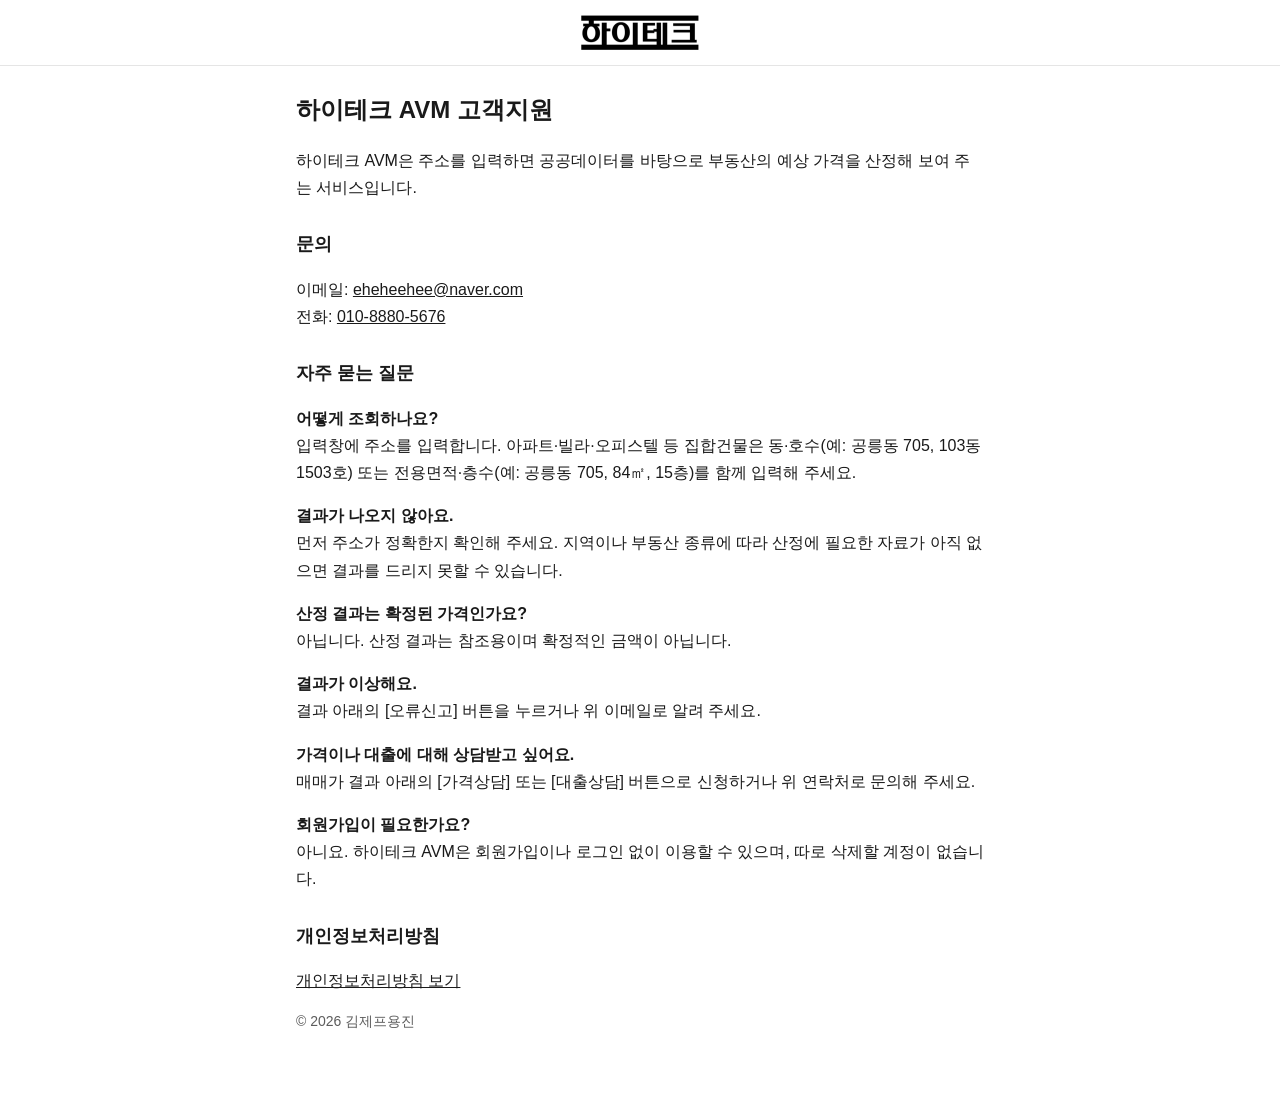
<file: index.html>
<!doctype html>
<html lang="ko"><head><meta charset="utf-8"><meta http-equiv="refresh" content="0; url=support.html"><title>하이테크 AVM</title></head>
<body><a href="support.html">하이테크 AVM 고객지원</a></body></html>
</file>
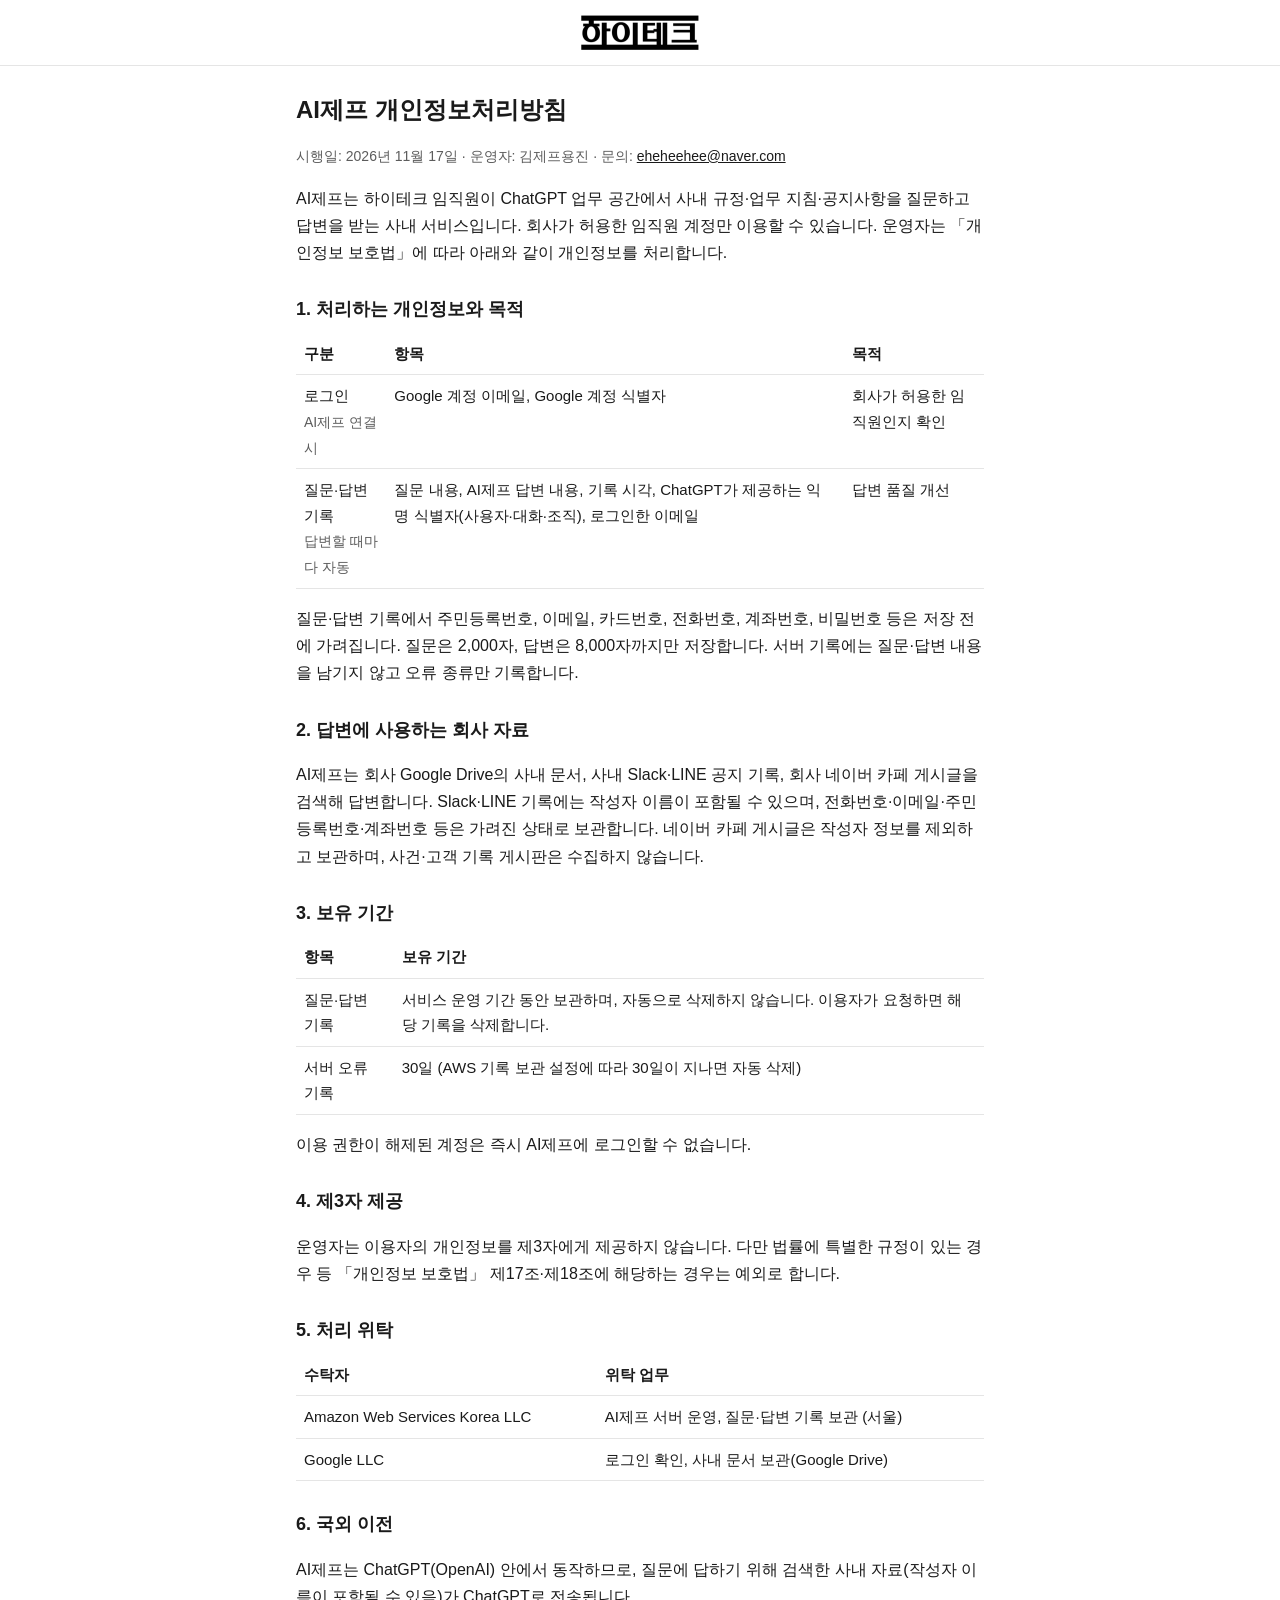
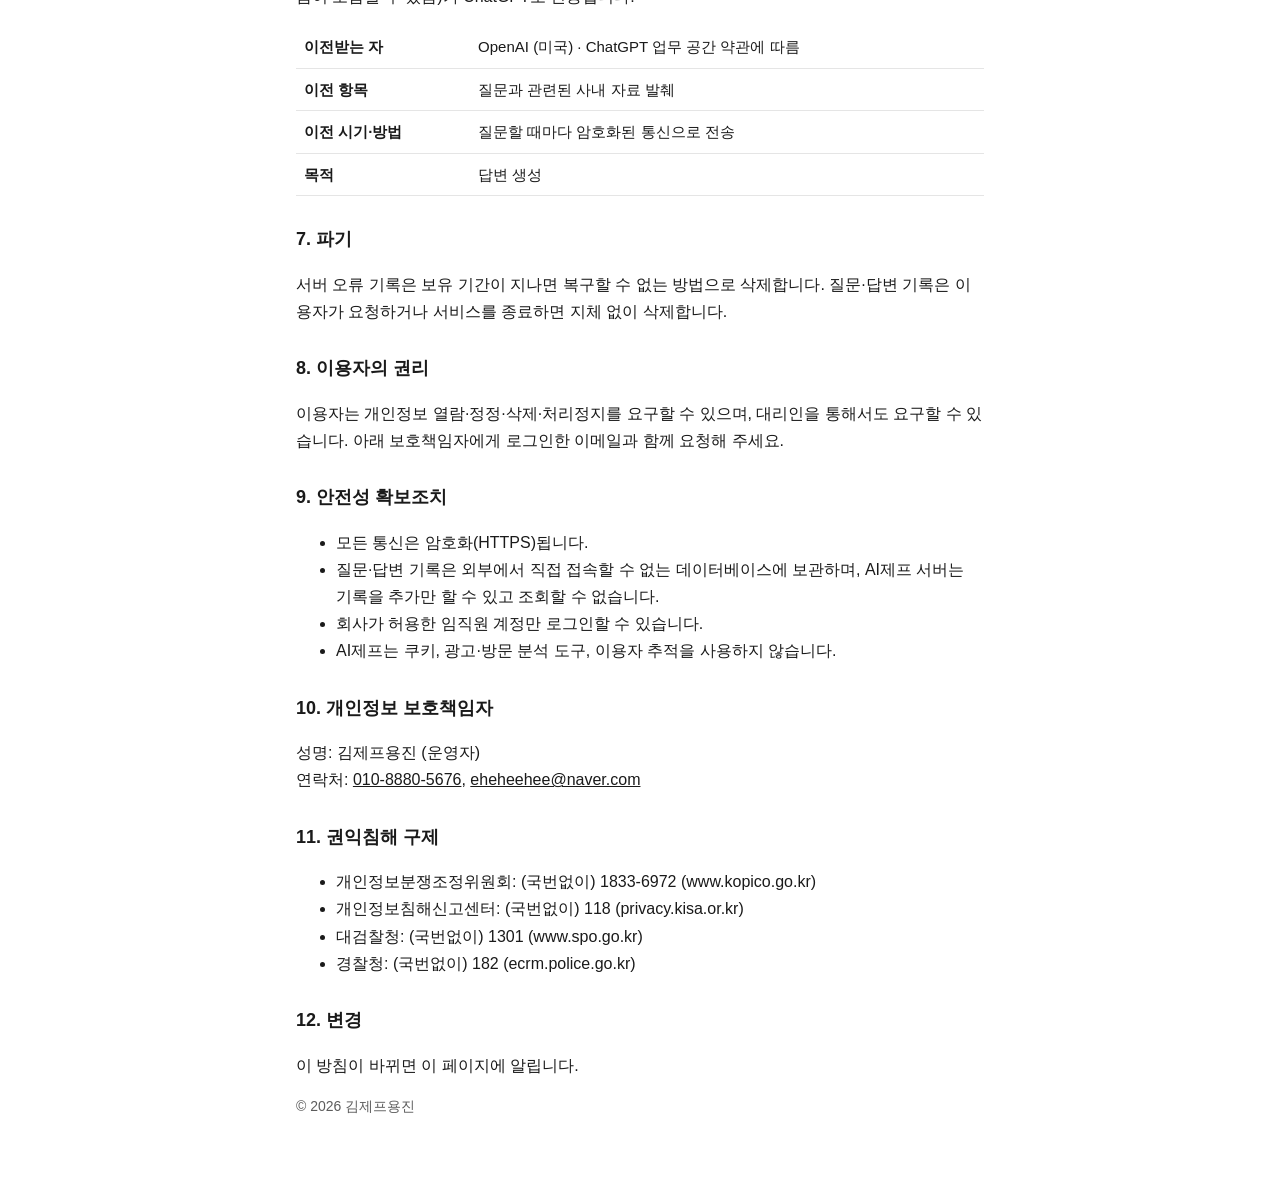
<file: ai-jeff-privacy.html>
<!doctype html>
<html lang="ko">
<head>
<meta charset="utf-8">
<meta name="viewport" content="width=device-width, initial-scale=1">
<title>AI제프 개인정보처리방침</title>
<link rel="stylesheet" href="style.css">
</head>
<body>
<header><img src="logo.png" alt="하이테크" width="120" height="37"></header>
<main>
<h1>AI제프 개인정보처리방침</h1>
<p class="muted">시행일: 2026년 11월 17일 · 운영자: 김제프용진 · 문의: <a href="mailto:eheheehee@naver.com">eheheehee@naver.com</a></p>

<p>AI제프는 하이테크 임직원이 ChatGPT 업무 공간에서 사내 규정·업무 지침·공지사항을 질문하고 답변을 받는 사내 서비스입니다. 회사가 허용한 임직원 계정만 이용할 수 있습니다. 운영자는 「개인정보 보호법」에 따라 아래와 같이 개인정보를 처리합니다.</p>

<h2>1. 처리하는 개인정보와 목적</h2>
<div class="table-wrap"><table>
<tr><th>구분</th><th>항목</th><th>목적</th></tr>
<tr><td>로그인<br><span class="muted">AI제프 연결 시</span></td><td>Google 계정 이메일, Google 계정 식별자</td><td>회사가 허용한 임직원인지 확인</td></tr>
<tr><td>질문·답변 기록<br><span class="muted">답변할 때마다 자동</span></td><td>질문 내용, AI제프 답변 내용, 기록 시각, ChatGPT가 제공하는 익명 식별자(사용자·대화·조직), 로그인한 이메일</td><td>답변 품질 개선</td></tr>
</table></div>
<p>질문·답변 기록에서 주민등록번호, 이메일, 카드번호, 전화번호, 계좌번호, 비밀번호 등은 저장 전에 가려집니다. 질문은 2,000자, 답변은 8,000자까지만 저장합니다. 서버 기록에는 질문·답변 내용을 남기지 않고 오류 종류만 기록합니다.</p>

<h2>2. 답변에 사용하는 회사 자료</h2>
<p>AI제프는 회사 Google Drive의 사내 문서, 사내 Slack·LINE 공지 기록, 회사 네이버 카페 게시글을 검색해 답변합니다. Slack·LINE 기록에는 작성자 이름이 포함될 수 있으며, 전화번호·이메일·주민등록번호·계좌번호 등은 가려진 상태로 보관합니다. 네이버 카페 게시글은 작성자 정보를 제외하고 보관하며, 사건·고객 기록 게시판은 수집하지 않습니다.</p>

<h2>3. 보유 기간</h2>
<div class="table-wrap"><table>
<tr><th>항목</th><th>보유 기간</th></tr>
<tr><td>질문·답변 기록</td><td>서비스 운영 기간 동안 보관하며, 자동으로 삭제하지 않습니다. 이용자가 요청하면 해당 기록을 삭제합니다.</td></tr>
<tr><td>서버 오류 기록</td><td>30일 (AWS 기록 보관 설정에 따라 30일이 지나면 자동 삭제)</td></tr>
</table></div>
<p>이용 권한이 해제된 계정은 즉시 AI제프에 로그인할 수 없습니다.</p>

<h2>4. 제3자 제공</h2>
<p>운영자는 이용자의 개인정보를 제3자에게 제공하지 않습니다. 다만 법률에 특별한 규정이 있는 경우 등 「개인정보 보호법」 제17조·제18조에 해당하는 경우는 예외로 합니다.</p>

<h2>5. 처리 위탁</h2>
<div class="table-wrap"><table>
<tr><th>수탁자</th><th>위탁 업무</th></tr>
<tr><td>Amazon Web Services Korea LLC</td><td>AI제프 서버 운영, 질문·답변 기록 보관 (서울)</td></tr>
<tr><td>Google LLC</td><td>로그인 확인, 사내 문서 보관(Google Drive)</td></tr>
</table></div>

<h2>6. 국외 이전</h2>
<p>AI제프는 ChatGPT(OpenAI) 안에서 동작하므로, 질문에 답하기 위해 검색한 사내 자료(작성자 이름이 포함될 수 있음)가 ChatGPT로 전송됩니다.</p>
<div class="table-wrap"><table>
<tr><th>이전받는 자</th><td>OpenAI (미국) · ChatGPT 업무 공간 약관에 따름</td></tr>
<tr><th>이전 항목</th><td>질문과 관련된 사내 자료 발췌</td></tr>
<tr><th>이전 시기·방법</th><td>질문할 때마다 암호화된 통신으로 전송</td></tr>
<tr><th>목적</th><td>답변 생성</td></tr>
</table></div>

<h2>7. 파기</h2>
<p>서버 오류 기록은 보유 기간이 지나면 복구할 수 없는 방법으로 삭제합니다. 질문·답변 기록은 이용자가 요청하거나 서비스를 종료하면 지체 없이 삭제합니다.</p>

<h2>8. 이용자의 권리</h2>
<p>이용자는 개인정보 열람·정정·삭제·처리정지를 요구할 수 있으며, 대리인을 통해서도 요구할 수 있습니다. 아래 보호책임자에게 로그인한 이메일과 함께 요청해 주세요.</p>

<h2>9. 안전성 확보조치</h2>
<ul>
<li>모든 통신은 암호화(HTTPS)됩니다.</li>
<li>질문·답변 기록은 외부에서 직접 접속할 수 없는 데이터베이스에 보관하며, AI제프 서버는 기록을 추가만 할 수 있고 조회할 수 없습니다.</li>
<li>회사가 허용한 임직원 계정만 로그인할 수 있습니다.</li>
<li>AI제프는 쿠키, 광고·방문 분석 도구, 이용자 추적을 사용하지 않습니다.</li>
</ul>

<h2>10. 개인정보 보호책임자</h2>
<p>성명: 김제프용진 (운영자)<br>
연락처: <a href="tel:010-8880-5676">010-8880-5676</a>, <a href="mailto:eheheehee@naver.com">eheheehee@naver.com</a></p>

<h2>11. 권익침해 구제</h2>
<ul>
<li>개인정보분쟁조정위원회: (국번없이) 1833-6972 (www.kopico.go.kr)</li>
<li>개인정보침해신고센터: (국번없이) 118 (privacy.kisa.or.kr)</li>
<li>대검찰청: (국번없이) 1301 (www.spo.go.kr)</li>
<li>경찰청: (국번없이) 182 (ecrm.police.go.kr)</li>
</ul>

<h2>12. 변경</h2>
<p>이 방침이 바뀌면 이 페이지에 알립니다.</p>
<p class="muted">© 2026 김제프용진</p>
</main>
</body>
</html>
</file>
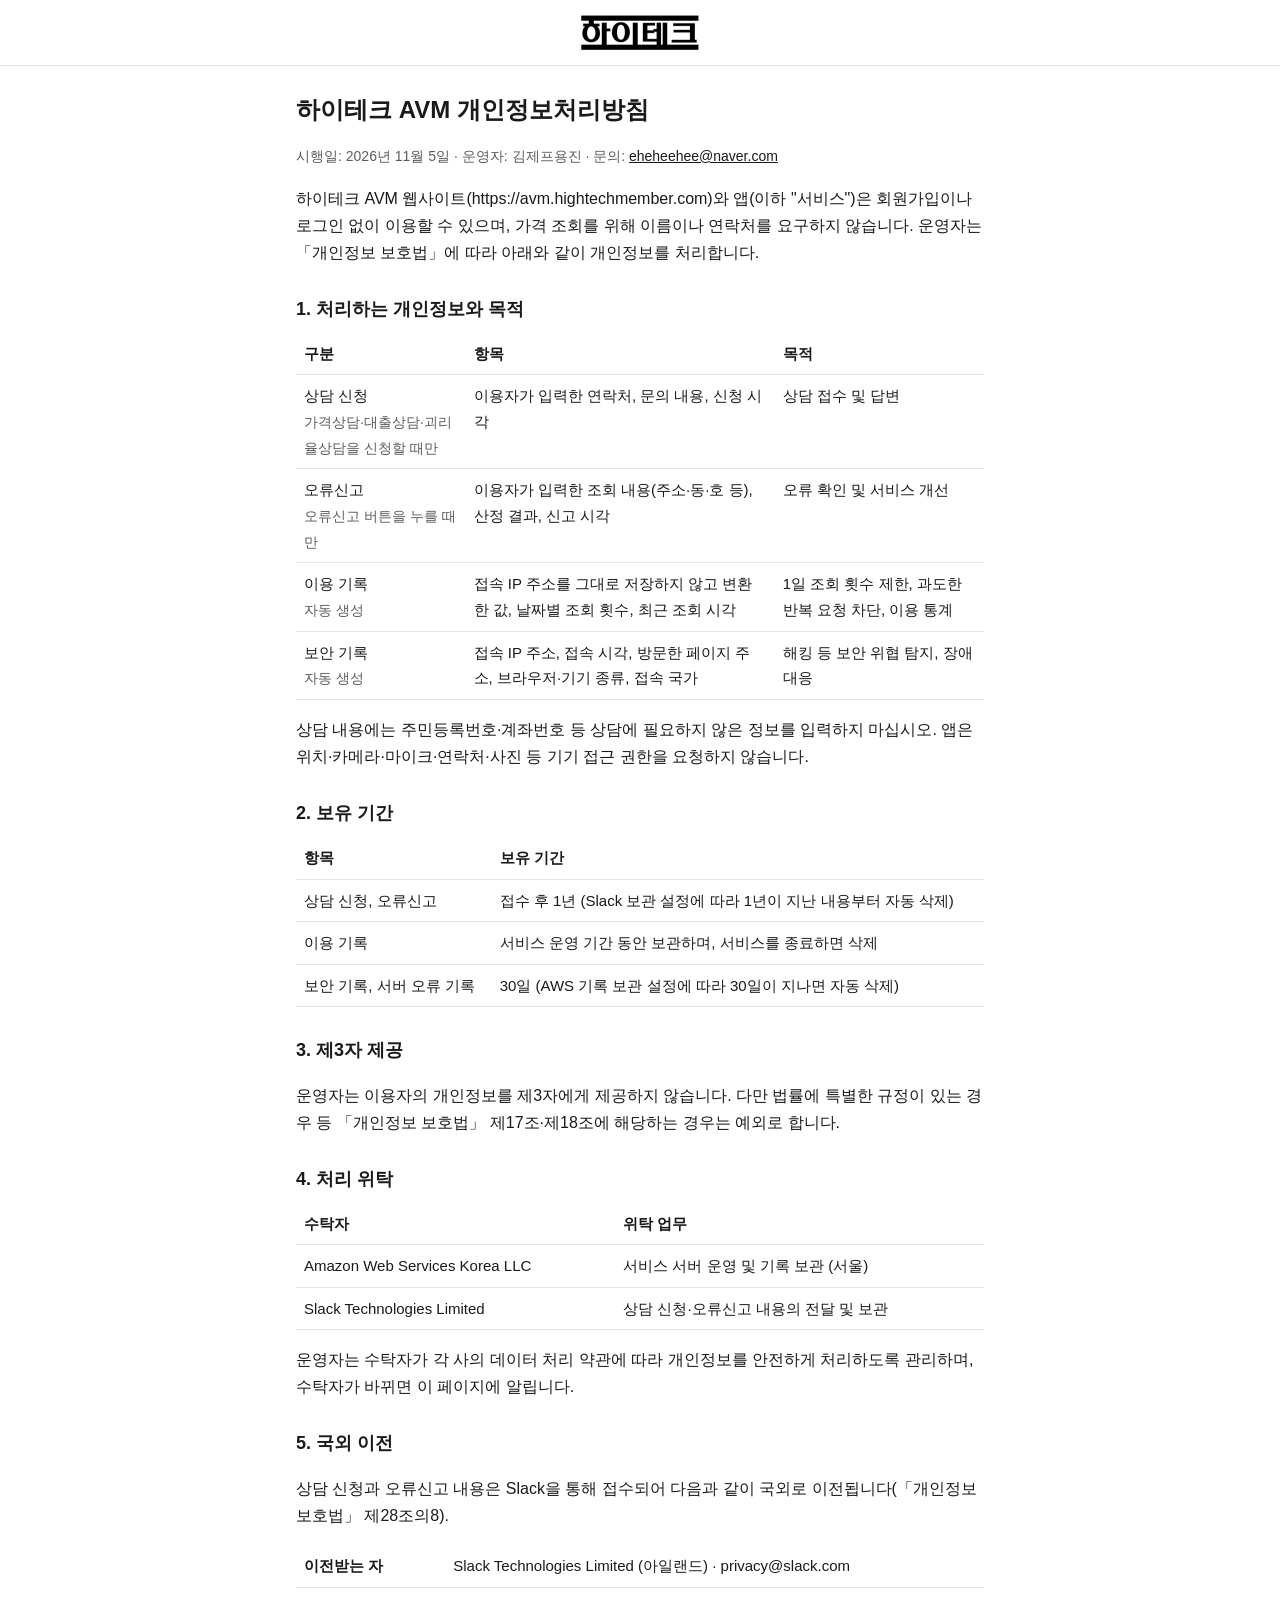
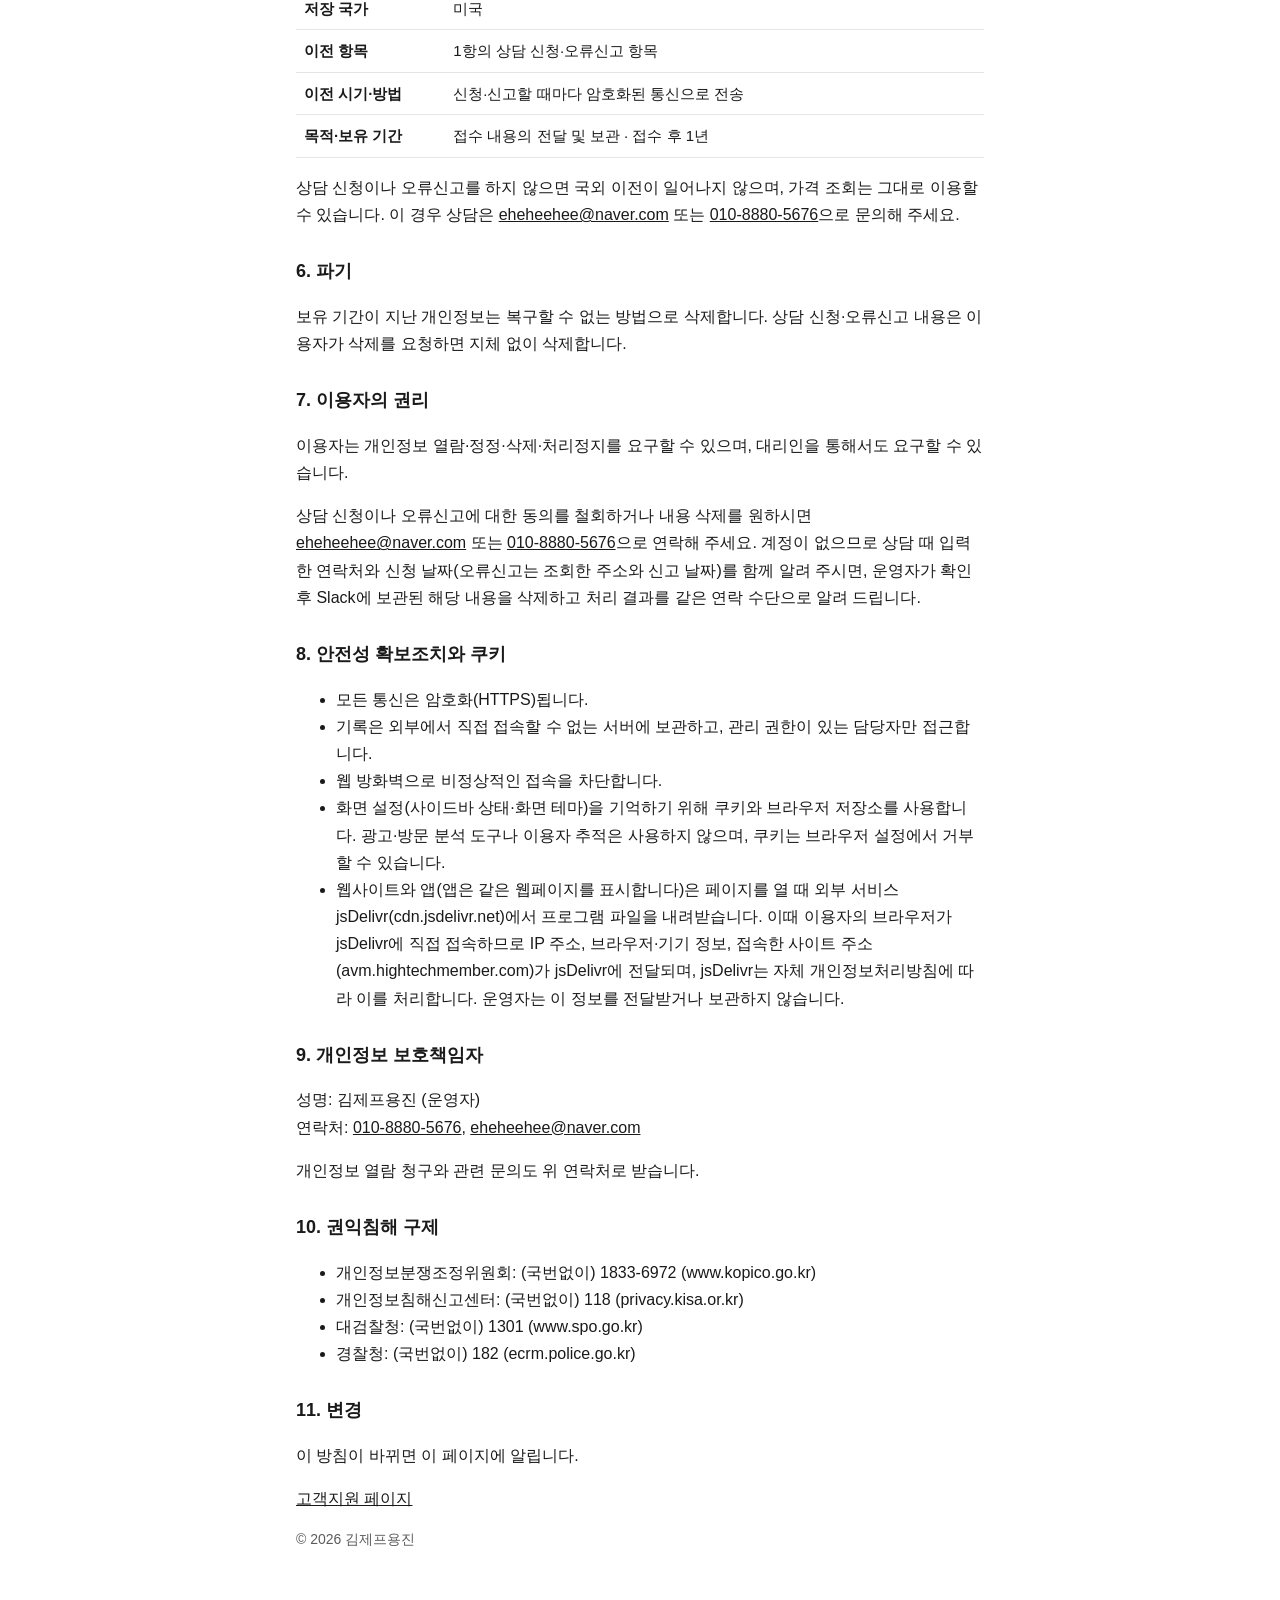
<file: privacy.html>
<!doctype html>
<html lang="ko">
<head>
<meta charset="utf-8">
<meta name="viewport" content="width=device-width, initial-scale=1">
<title>하이테크 AVM 개인정보처리방침</title>
<link rel="stylesheet" href="style.css">
</head>
<body>
<header><img src="logo.png" alt="하이테크" width="120" height="37"></header>
<main>
<h1>하이테크 AVM 개인정보처리방침</h1>
<p class="muted">시행일: 2026년 11월 5일 · 운영자: 김제프용진 · 문의: <a href="mailto:eheheehee@naver.com">eheheehee@naver.com</a></p>

<p>하이테크 AVM 웹사이트(https://avm.hightechmember.com)와 앱(이하 "서비스")은 회원가입이나 로그인 없이 이용할 수 있으며, 가격 조회를 위해 이름이나 연락처를 요구하지 않습니다. 운영자는 「개인정보 보호법」에 따라 아래와 같이 개인정보를 처리합니다.</p>

<h2>1. 처리하는 개인정보와 목적</h2>
<div class="table-wrap"><table>
<tr><th>구분</th><th>항목</th><th>목적</th></tr>
<tr><td>상담 신청<br><span class="muted">가격상담·대출상담·괴리율상담을 신청할 때만</span></td><td>이용자가 입력한 연락처, 문의 내용, 신청 시각</td><td>상담 접수 및 답변</td></tr>
<tr><td>오류신고<br><span class="muted">오류신고 버튼을 누를 때만</span></td><td>이용자가 입력한 조회 내용(주소·동·호 등), 산정 결과, 신고 시각</td><td>오류 확인 및 서비스 개선</td></tr>
<tr><td>이용 기록<br><span class="muted">자동 생성</span></td><td>접속 IP 주소를 그대로 저장하지 않고 변환한 값, 날짜별 조회 횟수, 최근 조회 시각</td><td>1일 조회 횟수 제한, 과도한 반복 요청 차단, 이용 통계</td></tr>
<tr><td>보안 기록<br><span class="muted">자동 생성</span></td><td>접속 IP 주소, 접속 시각, 방문한 페이지 주소, 브라우저·기기 종류, 접속 국가</td><td>해킹 등 보안 위협 탐지, 장애 대응</td></tr>
</table></div>
<p>상담 내용에는 주민등록번호·계좌번호 등 상담에 필요하지 않은 정보를 입력하지 마십시오. 앱은 위치·카메라·마이크·연락처·사진 등 기기 접근 권한을 요청하지 않습니다.</p>

<h2>2. 보유 기간</h2>
<div class="table-wrap"><table>
<tr><th>항목</th><th>보유 기간</th></tr>
<tr><td>상담 신청, 오류신고</td><td>접수 후 1년 (Slack 보관 설정에 따라 1년이 지난 내용부터 자동 삭제)</td></tr>
<tr><td>이용 기록</td><td>서비스 운영 기간 동안 보관하며, 서비스를 종료하면 삭제</td></tr>
<tr><td>보안 기록, 서버 오류 기록</td><td>30일 (AWS 기록 보관 설정에 따라 30일이 지나면 자동 삭제)</td></tr>
</table></div>

<h2>3. 제3자 제공</h2>
<p>운영자는 이용자의 개인정보를 제3자에게 제공하지 않습니다. 다만 법률에 특별한 규정이 있는 경우 등 「개인정보 보호법」 제17조·제18조에 해당하는 경우는 예외로 합니다.</p>

<h2>4. 처리 위탁</h2>
<div class="table-wrap"><table>
<tr><th>수탁자</th><th>위탁 업무</th></tr>
<tr><td>Amazon Web Services Korea LLC</td><td>서비스 서버 운영 및 기록 보관 (서울)</td></tr>
<tr><td>Slack Technologies Limited</td><td>상담 신청·오류신고 내용의 전달 및 보관</td></tr>
</table></div>
<p>운영자는 수탁자가 각 사의 데이터 처리 약관에 따라 개인정보를 안전하게 처리하도록 관리하며, 수탁자가 바뀌면 이 페이지에 알립니다.</p>

<h2>5. 국외 이전</h2>
<p>상담 신청과 오류신고 내용은 Slack을 통해 접수되어 다음과 같이 국외로 이전됩니다(「개인정보 보호법」 제28조의8).</p>
<div class="table-wrap"><table>
<tr><th>이전받는 자</th><td>Slack Technologies Limited (아일랜드) · privacy@slack.com</td></tr>
<tr><th>저장 국가</th><td>미국</td></tr>
<tr><th>이전 항목</th><td>1항의 상담 신청·오류신고 항목</td></tr>
<tr><th>이전 시기·방법</th><td>신청·신고할 때마다 암호화된 통신으로 전송</td></tr>
<tr><th>목적·보유 기간</th><td>접수 내용의 전달 및 보관 · 접수 후 1년</td></tr>
</table></div>
<p>상담 신청이나 오류신고를 하지 않으면 국외 이전이 일어나지 않으며, 가격 조회는 그대로 이용할 수 있습니다. 이 경우 상담은 <a href="mailto:eheheehee@naver.com">eheheehee@naver.com</a> 또는 <a href="tel:010-8880-5676">010-8880-5676</a>으로 문의해 주세요.</p>

<h2>6. 파기</h2>
<p>보유 기간이 지난 개인정보는 복구할 수 없는 방법으로 삭제합니다. 상담 신청·오류신고 내용은 이용자가 삭제를 요청하면 지체 없이 삭제합니다.</p>

<h2>7. 이용자의 권리</h2>
<p>이용자는 개인정보 열람·정정·삭제·처리정지를 요구할 수 있으며, 대리인을 통해서도 요구할 수 있습니다.</p>
<p>상담 신청이나 오류신고에 대한 동의를 철회하거나 내용 삭제를 원하시면 <a href="mailto:eheheehee@naver.com">eheheehee@naver.com</a> 또는 <a href="tel:010-8880-5676">010-8880-5676</a>으로 연락해 주세요. 계정이 없으므로 상담 때 입력한 연락처와 신청 날짜(오류신고는 조회한 주소와 신고 날짜)를 함께 알려 주시면, 운영자가 확인 후 Slack에 보관된 해당 내용을 삭제하고 처리 결과를 같은 연락 수단으로 알려 드립니다.</p>

<h2>8. 안전성 확보조치와 쿠키</h2>
<ul>
<li>모든 통신은 암호화(HTTPS)됩니다.</li>
<li>기록은 외부에서 직접 접속할 수 없는 서버에 보관하고, 관리 권한이 있는 담당자만 접근합니다.</li>
<li>웹 방화벽으로 비정상적인 접속을 차단합니다.</li>
<li>화면 설정(사이드바 상태·화면 테마)을 기억하기 위해 쿠키와 브라우저 저장소를 사용합니다. 광고·방문 분석 도구나 이용자 추적은 사용하지 않으며, 쿠키는 브라우저 설정에서 거부할 수 있습니다.</li>
<li>웹사이트와 앱(앱은 같은 웹페이지를 표시합니다)은 페이지를 열 때 외부 서비스 jsDelivr(cdn.jsdelivr.net)에서 프로그램 파일을 내려받습니다. 이때 이용자의 브라우저가 jsDelivr에 직접 접속하므로 IP 주소, 브라우저·기기 정보, 접속한 사이트 주소(avm.hightechmember.com)가 jsDelivr에 전달되며, jsDelivr는 자체 개인정보처리방침에 따라 이를 처리합니다. 운영자는 이 정보를 전달받거나 보관하지 않습니다.</li>
</ul>

<h2>9. 개인정보 보호책임자</h2>
<p>성명: 김제프용진 (운영자)<br>
연락처: <a href="tel:010-8880-5676">010-8880-5676</a>, <a href="mailto:eheheehee@naver.com">eheheehee@naver.com</a></p>
<p>개인정보 열람 청구와 관련 문의도 위 연락처로 받습니다.</p>

<h2>10. 권익침해 구제</h2>
<ul>
<li>개인정보분쟁조정위원회: (국번없이) 1833-6972 (www.kopico.go.kr)</li>
<li>개인정보침해신고센터: (국번없이) 118 (privacy.kisa.or.kr)</li>
<li>대검찰청: (국번없이) 1301 (www.spo.go.kr)</li>
<li>경찰청: (국번없이) 182 (ecrm.police.go.kr)</li>
</ul>

<h2>11. 변경</h2>
<p>이 방침이 바뀌면 이 페이지에 알립니다.</p>
<p><a href="support.html">고객지원 페이지</a></p>
<p class="muted">© 2026 김제프용진</p>
</main>
</body>
</html>
</file>
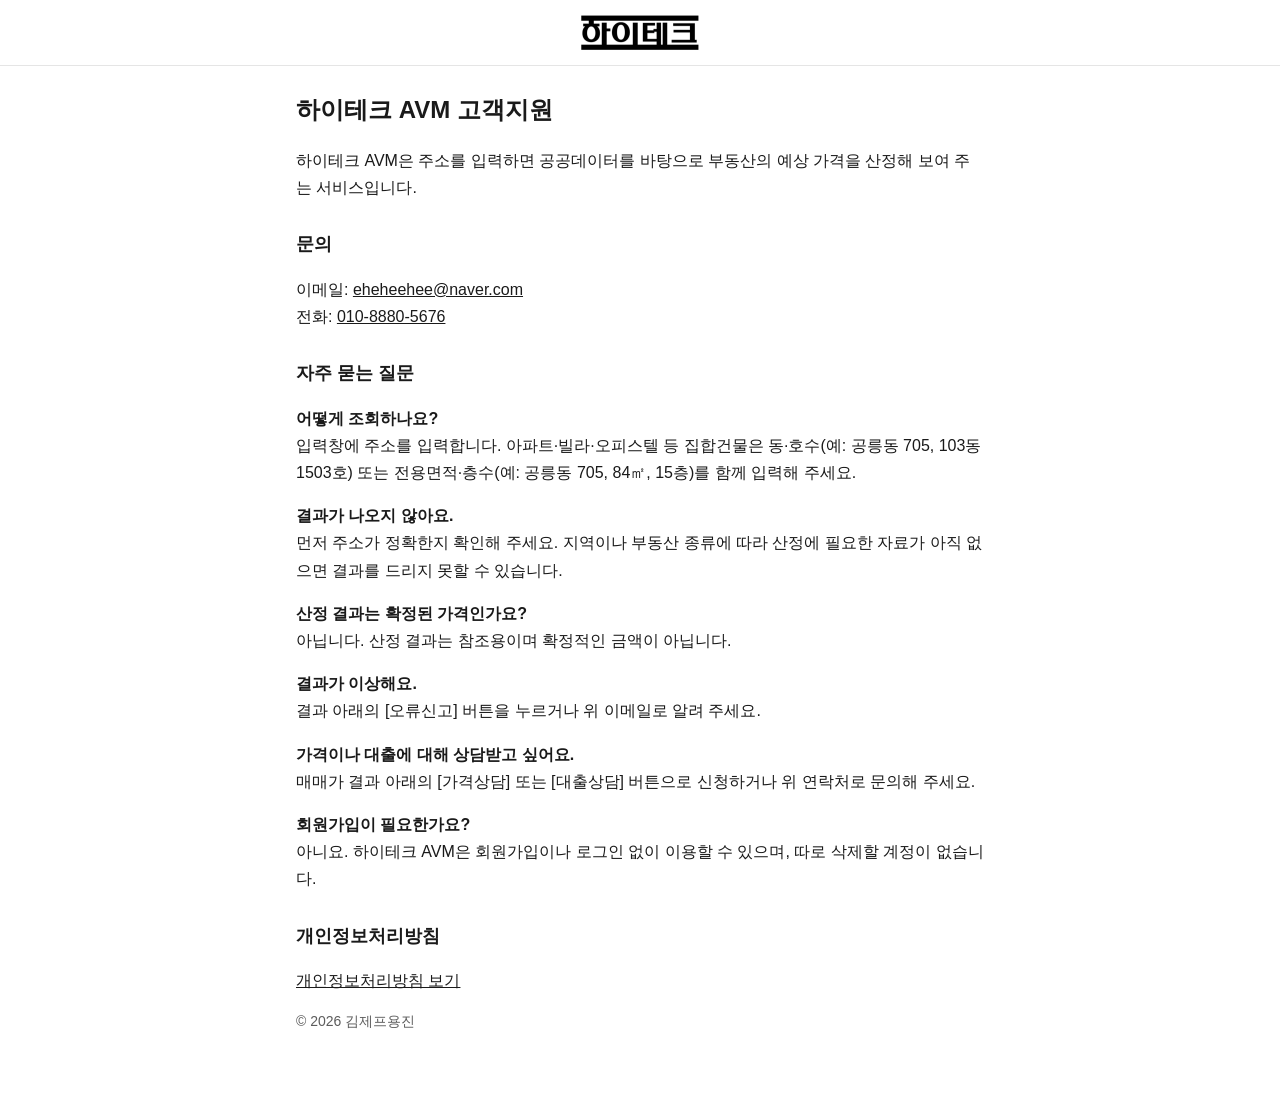
<file: support.html>
<!doctype html>
<html lang="ko">
<head>
<meta charset="utf-8">
<meta name="viewport" content="width=device-width, initial-scale=1">
<title>하이테크 AVM 고객지원</title>
<link rel="stylesheet" href="style.css">
</head>
<body>
<header><img src="logo.png" alt="하이테크" width="120" height="37"></header>
<main>
<h1>하이테크 AVM 고객지원</h1>
<p>하이테크 AVM은 주소를 입력하면 공공데이터를 바탕으로 부동산의 예상 가격을 산정해 보여 주는 서비스입니다.</p>

<h2>문의</h2>
<p>이메일: <a href="mailto:eheheehee@naver.com">eheheehee@naver.com</a><br>
전화: <a href="tel:010-8880-5676">010-8880-5676</a></p>

<h2>자주 묻는 질문</h2>
<p><strong>어떻게 조회하나요?</strong><br>
입력창에 주소를 입력합니다. 아파트·빌라·오피스텔 등 집합건물은 동·호수(예: 공릉동 705, 103동 1503호) 또는 전용면적·층수(예: 공릉동 705, 84㎡, 15층)를 함께 입력해 주세요.</p>
<p><strong>결과가 나오지 않아요.</strong><br>
먼저 주소가 정확한지 확인해 주세요. 지역이나 부동산 종류에 따라 산정에 필요한 자료가 아직 없으면 결과를 드리지 못할 수 있습니다.</p>
<p><strong>산정 결과는 확정된 가격인가요?</strong><br>
아닙니다. 산정 결과는 참조용이며 확정적인 금액이 아닙니다.</p>
<p><strong>결과가 이상해요.</strong><br>
결과 아래의 [오류신고] 버튼을 누르거나 위 이메일로 알려 주세요.</p>
<p><strong>가격이나 대출에 대해 상담받고 싶어요.</strong><br>
매매가 결과 아래의 [가격상담] 또는 [대출상담] 버튼으로 신청하거나 위 연락처로 문의해 주세요.</p>
<p><strong>회원가입이 필요한가요?</strong><br>
아니요. 하이테크 AVM은 회원가입이나 로그인 없이 이용할 수 있으며, 따로 삭제할 계정이 없습니다.</p>

<h2>개인정보처리방침</h2>
<p><a href="privacy.html">개인정보처리방침 보기</a></p>
<p class="muted">© 2026 김제프용진</p>
</main>
</body>
</html>
</file>
<file: style.css>
:root { color-scheme: light dark; --bg: #fff; --fg: #1a1a1a; --muted: #5c5c5c; --brand: #1a1a1a; --line: #e5e5e5; }
@media (prefers-color-scheme: dark) { :root { --bg: #121212; --fg: #f2f2f2; --muted: #b0b0b0; --brand: #f2f2f2; --line: #2c2c2c; } }
* { box-sizing: border-box; }
body { margin: 0; background: var(--bg); color: var(--fg); font: 16px/1.7 -apple-system, BlinkMacSystemFont, "Apple SD Gothic Neo", "Noto Sans KR", sans-serif; }
header { background: var(--bg); padding: 14px 16px; text-align: center; border-bottom: 1px solid var(--line); }
header img { display: block; margin: 0 auto; }
@media (prefers-color-scheme: dark) { header img { filter: invert(1); mix-blend-mode: screen; } }
main { max-width: 720px; margin: 0 auto; padding: 24px 16px 48px; }
h1 { font-size: 24px; margin: 0 0 8px; }
h2 { font-size: 18px; margin: 28px 0 8px; color: var(--brand); }
p, li { color: var(--fg); }
.muted { color: var(--muted); font-size: 14px; }
a { color: var(--brand); }
table { width: 100%; border-collapse: collapse; font-size: 15px; }
th, td { text-align: left; padding: 8px; border-bottom: 1px solid var(--line); vertical-align: top; }
.table-wrap { overflow-x: auto; }
/* 검토용 표시 — 게시 전 남아 있으면 안 된다 */
.draft { background: #fff3cd; color: #664d03; padding: 12px 16px; border-radius: 8px; font-size: 14px; }
mark.todo { background: #ffe08a; color: #3d2e00; padding: 0 4px; border-radius: 4px; }
</file>
